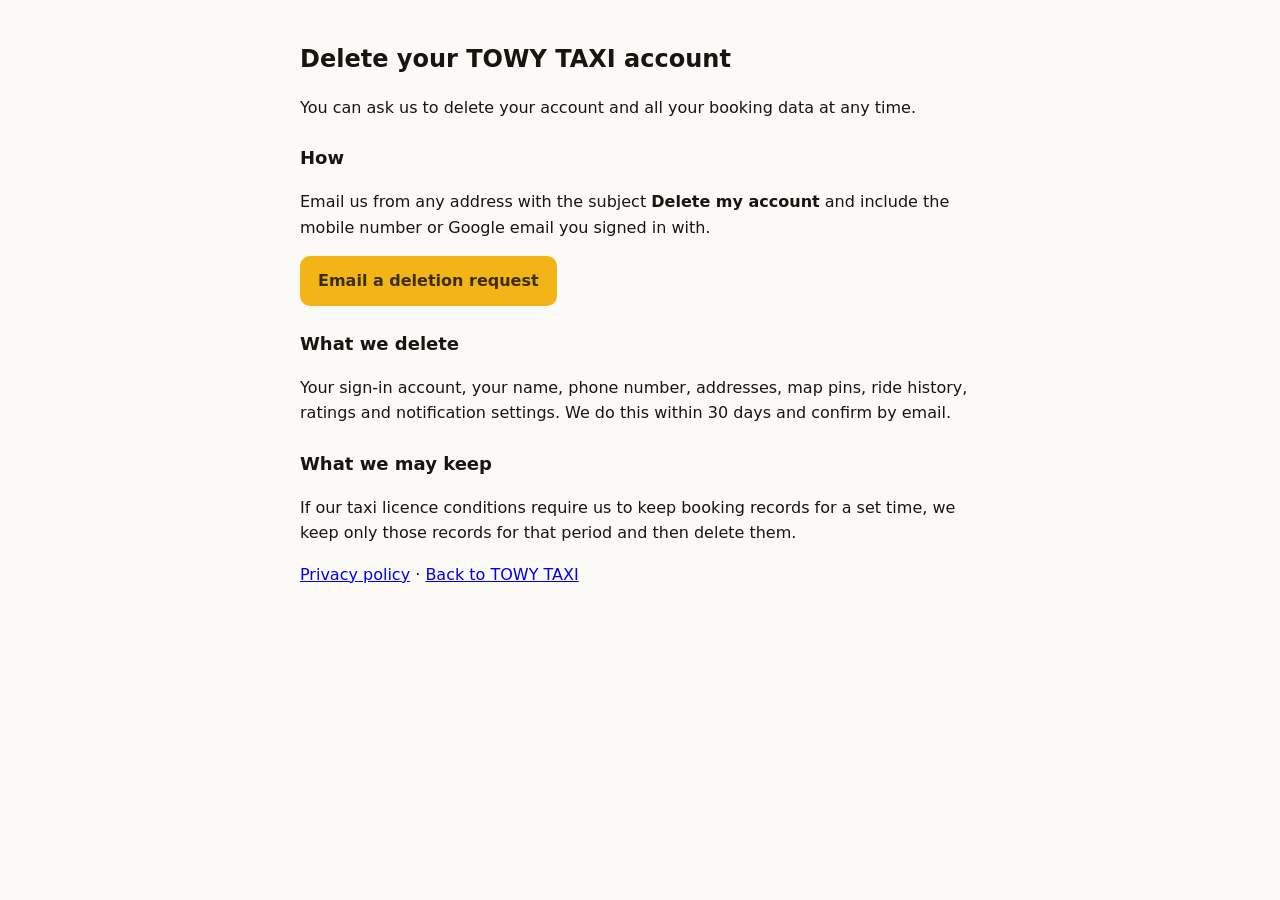
<file: delete-account.html>
<!DOCTYPE html><html lang="en"><head><meta charset="UTF-8"><meta name="viewport" content="width=device-width, initial-scale=1">
<title>TOWY TAXI — Delete your account</title>
<style>body{font-family:system-ui,sans-serif;max-width:680px;margin:0 auto;padding:24px 16px;line-height:1.6;color:#17150F;background:#FBFAF6}h1{font-size:24px}h2{font-size:18px;margin-top:24px}a.b{display:inline-block;background:#F2B417;color:#3A2E05;padding:12px 18px;border-radius:10px;text-decoration:none;font-weight:600}</style></head><body>
<h1>Delete your TOWY TAXI account</h1>
<p>You can ask us to delete your account and all your booking data at any time.</p>
<h2>How</h2>
<p>Email us from any address with the subject <strong>Delete my account</strong> and include the mobile number or Google email you signed in with.</p>
<p><a class="b" href="mailto:iramazur1991@gmail.com?subject=Delete%20my%20account">Email a deletion request</a></p>
<h2>What we delete</h2>
<p>Your sign-in account, your name, phone number, addresses, map pins, ride history, ratings and notification settings. We do this within 30 days and confirm by email.</p>
<h2>What we may keep</h2>
<p>If our taxi licence conditions require us to keep booking records for a set time, we keep only those records for that period and then delete them.</p>
<p><a href="privacy.html">Privacy policy</a> · <a href="./">Back to TOWY TAXI</a></p>
</body></html>
</file>
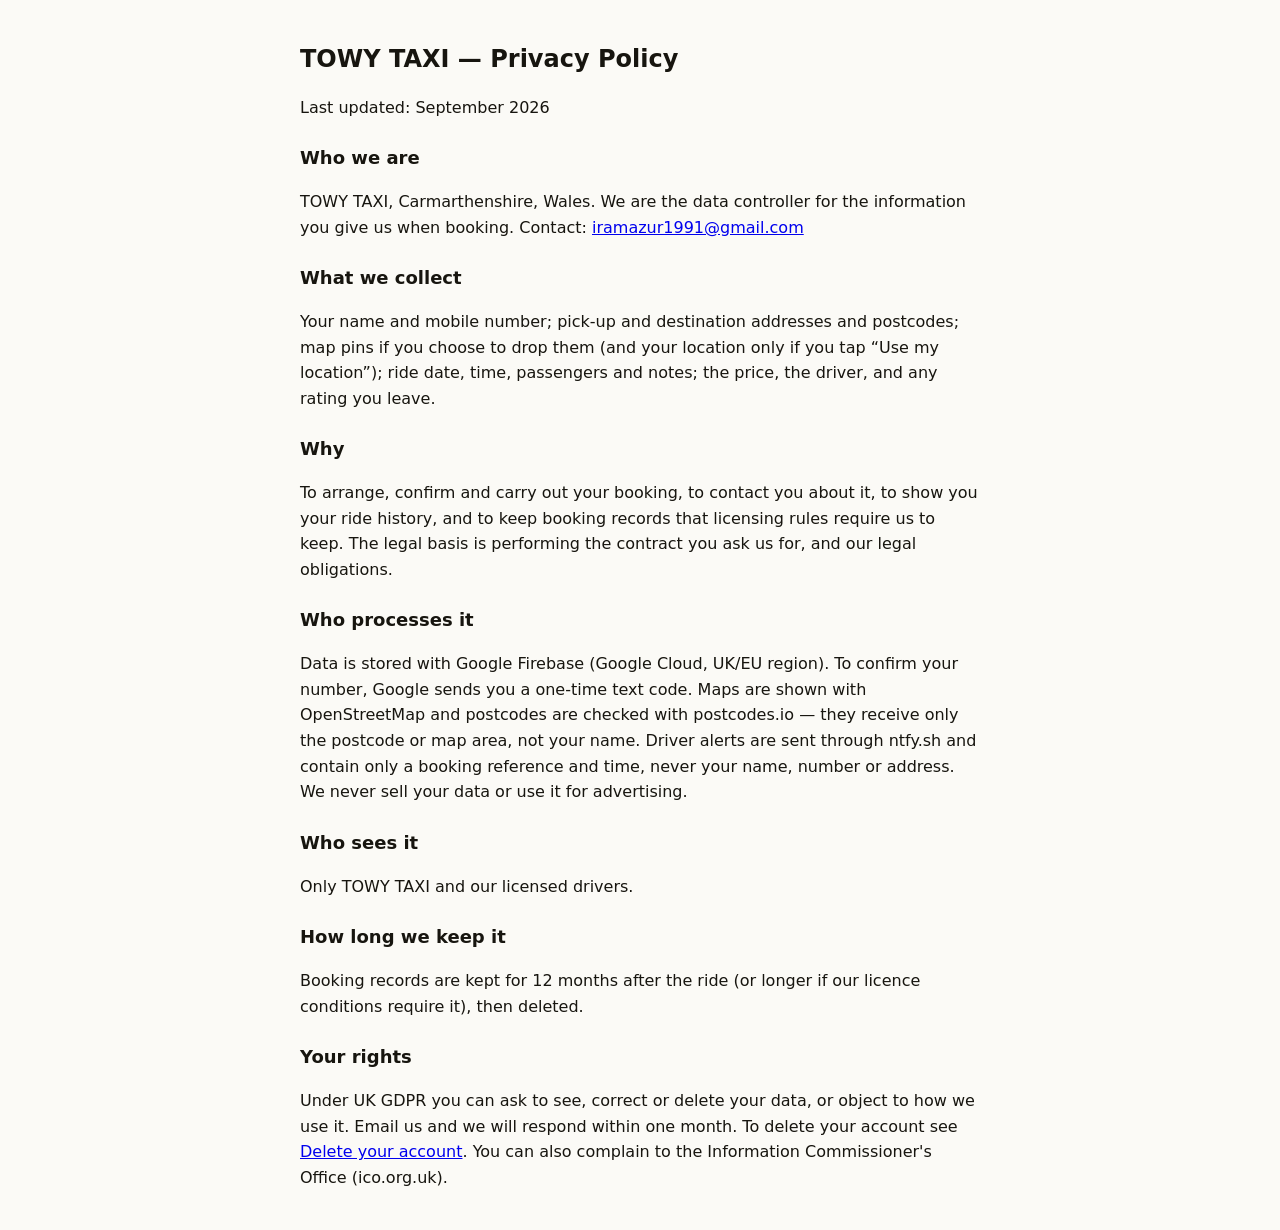
<file: privacy.html>
<!DOCTYPE html><html lang="en"><head><meta charset="UTF-8"><meta name="viewport" content="width=device-width, initial-scale=1">
<title>TOWY TAXI — Privacy Policy</title>
<style>body{font-family:system-ui,sans-serif;max-width:680px;margin:0 auto;padding:24px 16px;line-height:1.6;color:#17150F;background:#FBFAF6}h1{font-size:24px}h2{font-size:18px;margin-top:24px}</style></head><body>
<h1>TOWY TAXI — Privacy Policy</h1>
<p>Last updated: September 2026</p>
<h2>Who we are</h2>
<p>TOWY TAXI, Carmarthenshire, Wales. We are the data controller for the information you give us when booking. Contact: <a href="mailto:iramazur1991@gmail.com">iramazur1991@gmail.com</a></p>
<h2>What we collect</h2>
<p>Your name and mobile number; pick-up and destination addresses and postcodes; map pins if you choose to drop them (and your location only if you tap “Use my location”); ride date, time, passengers and notes; the price, the driver, and any rating you leave.</p>
<h2>Why</h2>
<p>To arrange, confirm and carry out your booking, to contact you about it, to show you your ride history, and to keep booking records that licensing rules require us to keep. The legal basis is performing the contract you ask us for, and our legal obligations.</p>
<h2>Who processes it</h2>
<p>Data is stored with Google Firebase (Google Cloud, UK/EU region). To confirm your number, Google sends you a one-time text code. Maps are shown with OpenStreetMap and postcodes are checked with postcodes.io — they receive only the postcode or map area, not your name. Driver alerts are sent through ntfy.sh and contain only a booking reference and time, never your name, number or address. We never sell your data or use it for advertising.</p>
<h2>Who sees it</h2>
<p>Only TOWY TAXI and our licensed drivers.</p>
<h2>How long we keep it</h2>
<p>Booking records are kept for 12 months after the ride (or longer if our licence conditions require it), then deleted.</p>
<h2>Your rights</h2>
<p>Under UK GDPR you can ask to see, correct or delete your data, or object to how we use it. Email us and we will respond within one month. To delete your account see <a href="delete-account.html">Delete your account</a>. You can also complain to the Information Commissioner's Office (ico.org.uk).</p>
</body></html>
</file>
